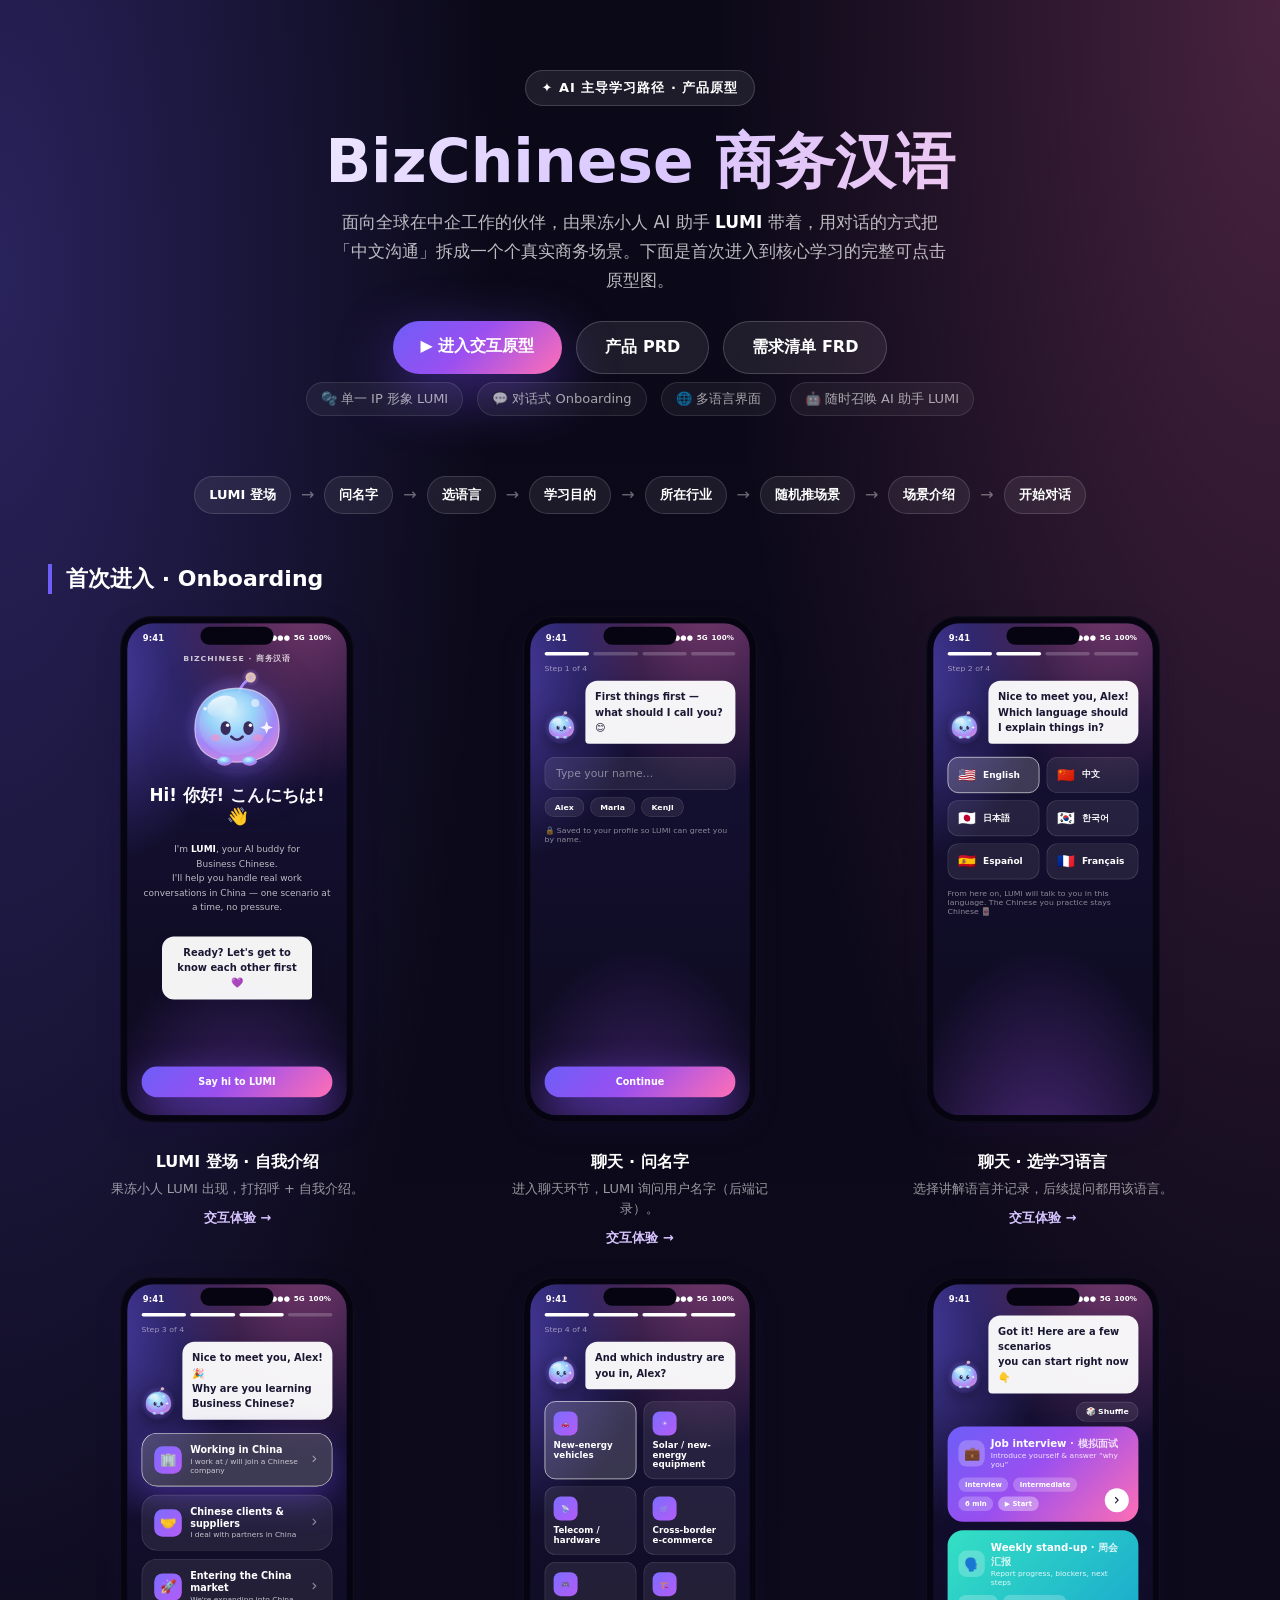
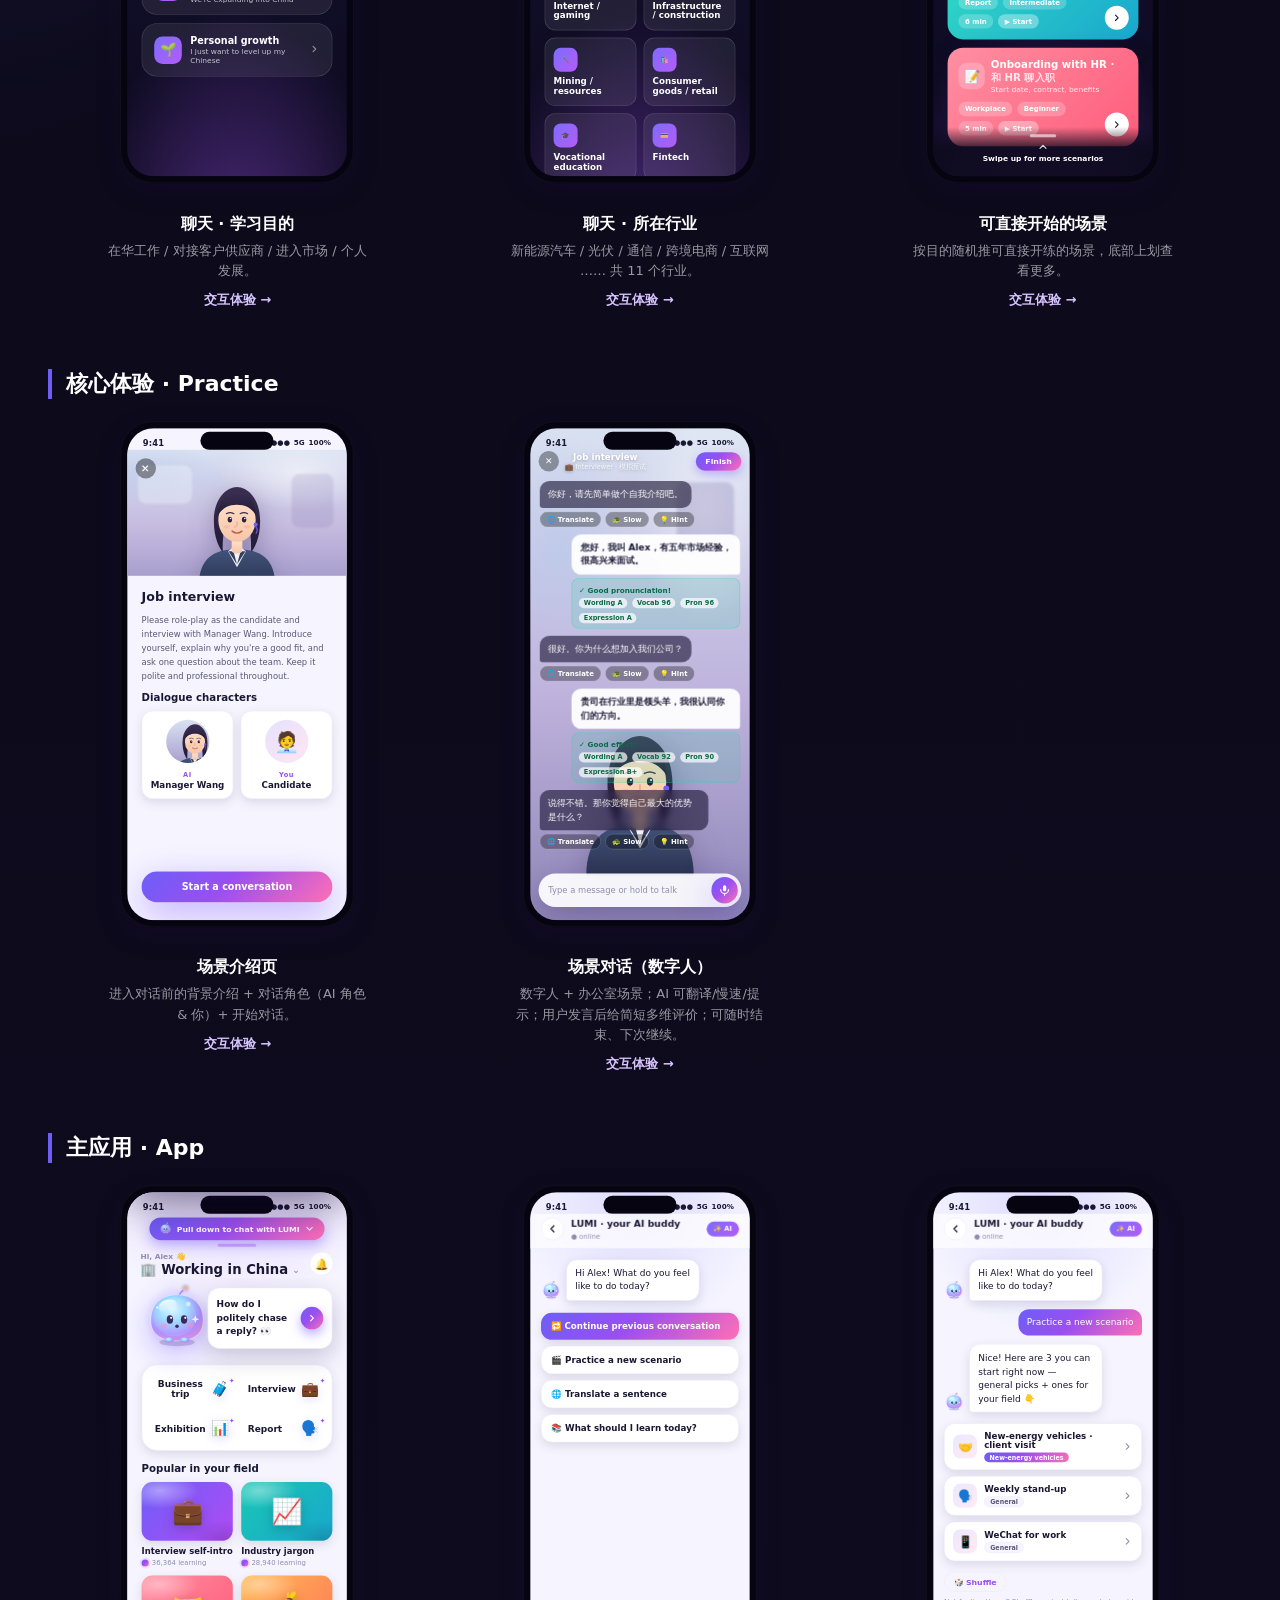
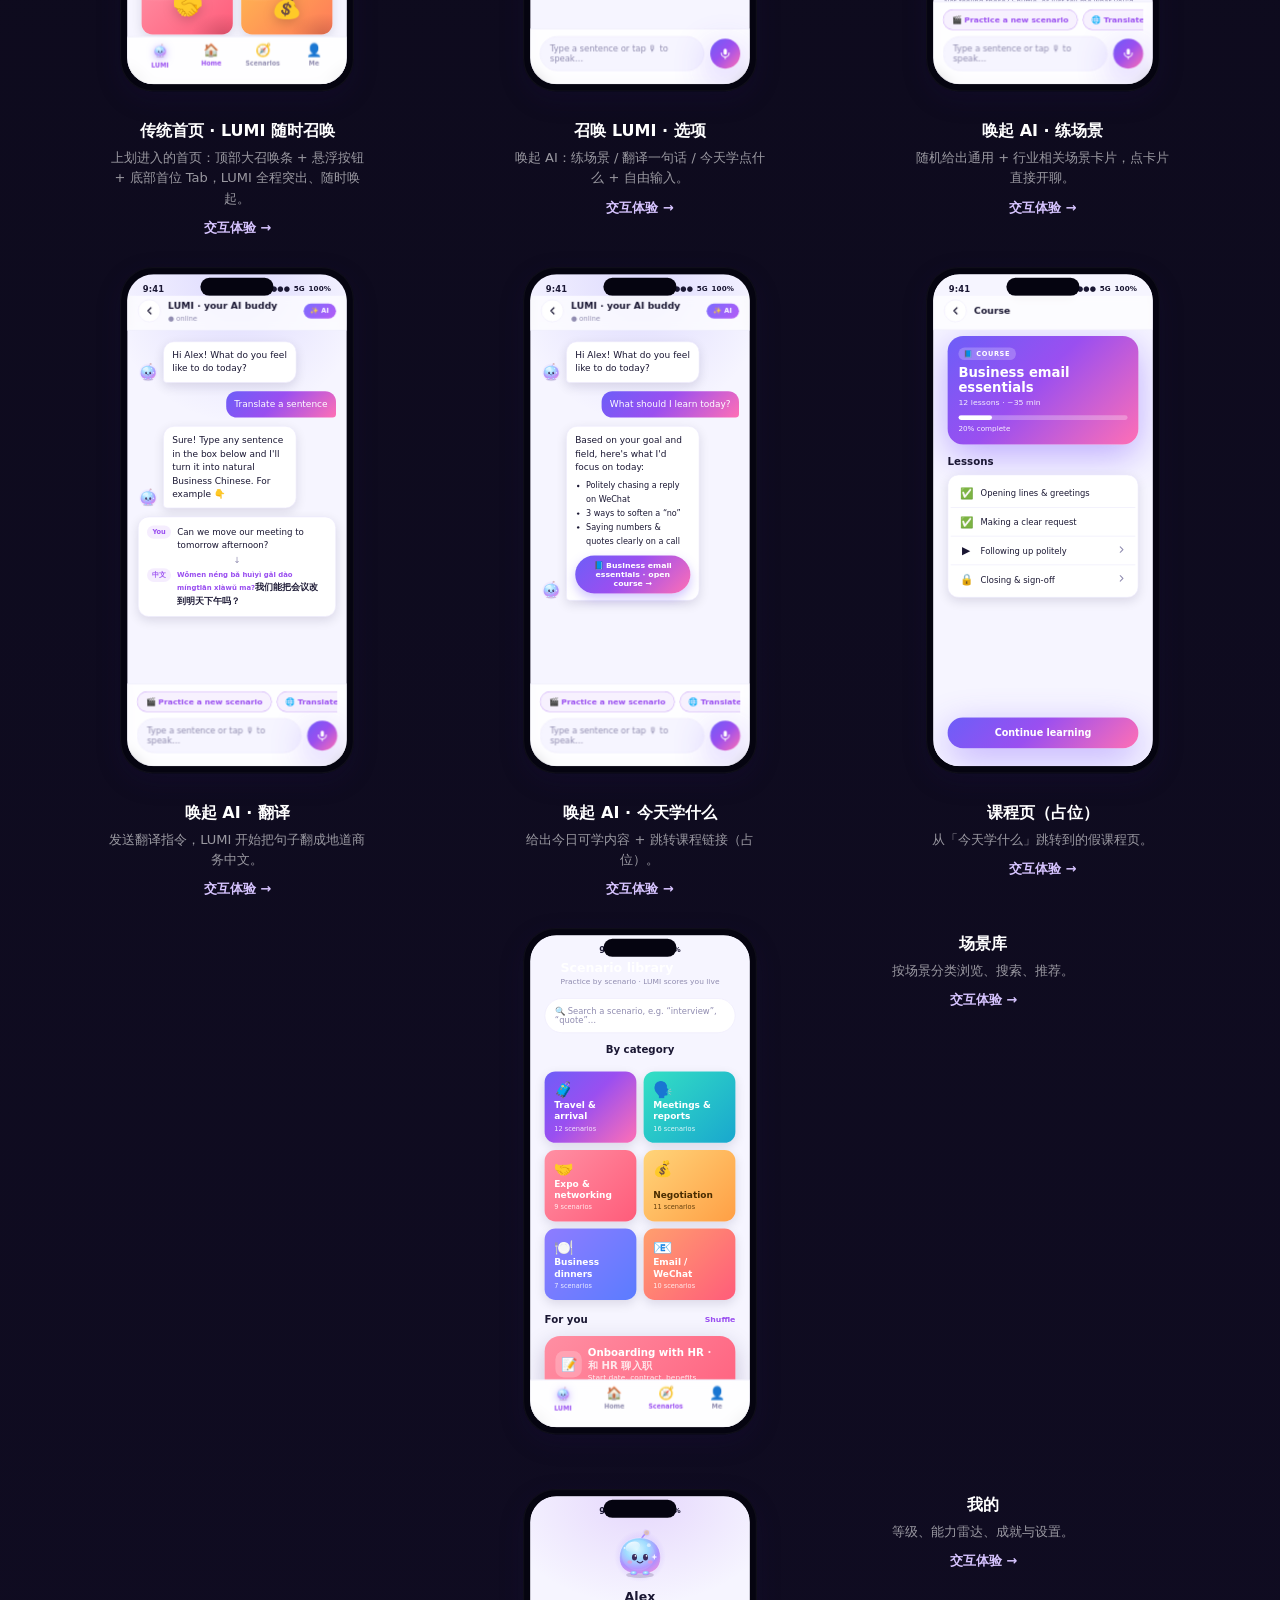
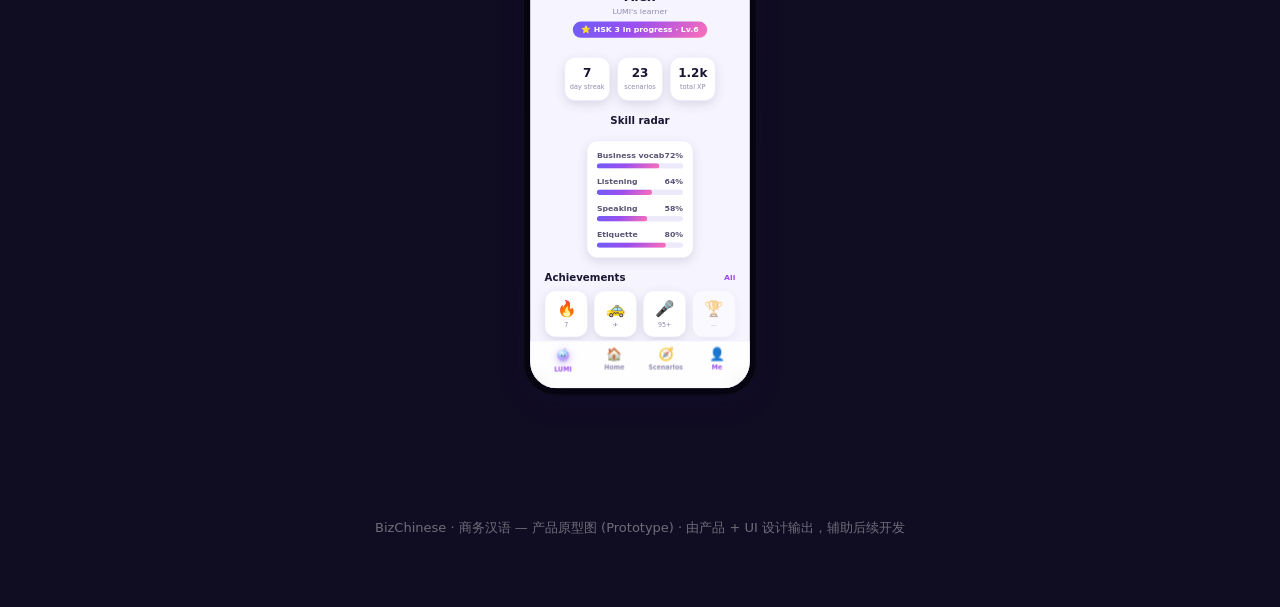
<file: index.html>
<!DOCTYPE html>
<html lang="zh-CN">
<head>
  <meta charset="UTF-8" />
  <meta name="viewport" content="width=device-width, initial-scale=1.0" />
  <title>BizChinese · 商务汉语 App 原型图</title>
  <meta name="description" content="BizChinese 商务汉语 App —— AI 主导学习路径的完整产品原型图。" />
  <link rel="stylesheet" href="assets/css/tokens.css" />
  <link rel="stylesheet" href="assets/css/app.css" />
  <link rel="stylesheet" href="assets/css/gallery.css" />
</head>
<body class="page">
  <div class="container">
    <header class="hero">
      <span class="hero__badge">✦ AI 主导学习路径 · 产品原型</span>
      <h1>BizChinese 商务汉语</h1>
      <p>面向全球在中企工作的伙伴，由果冻小人 AI 助手 <b style="color:#fff">LUMI</b> 带着，用对话的方式把「中文沟通」拆成一个个真实商务场景。下面是首次进入到核心学习的完整可点击原型图。</p>
      <div class="hero__cta">
        <a class="cta-btn" href="prototype.html#welcome">▶ 进入交互原型</a>
        <a class="cta-btn cta-btn--ghost" href="docs/PRD.md">产品 PRD</a>
        <a class="cta-btn cta-btn--ghost" href="docs/FRD.md">需求清单 FRD</a>
      </div>
      <div class="meta-strip">
        <span>🫧 单一 IP 形象 LUMI</span>
        <span>💬 对话式 Onboarding</span>
        <span>🌐 多语言界面</span>
        <span>🤖 随时召唤 AI 助手 LUMI</span>
      </div>
    </header>

    <div class="flowmap" id="flow">
      <b>LUMI 登场</b><i>→</i>
      <b>问名字</b><i>→</i>
      <b>选语言</b><i>→</i>
      <b>学习目的</b><i>→</i>
      <b>所在行业</b><i>→</i>
      <b>随机推场景</b><i>→</i>
      <b>场景介绍</b><i>→</i>
      <b>开始对话</b>
    </div>

    <main id="gallery"></main>

    <footer class="page-foot">
      BizChinese · 商务汉语 — 产品原型图 (Prototype) · 由产品 + UI 设计输出，辅助后续开发
    </footer>
  </div>

  <script src="assets/js/avatars.js"></script>
  <script src="assets/js/i18n.js"></script>
  <script src="assets/js/screens.js"></script>
  <script src="assets/js/gallery.js"></script>
</body>
</html>
</file>
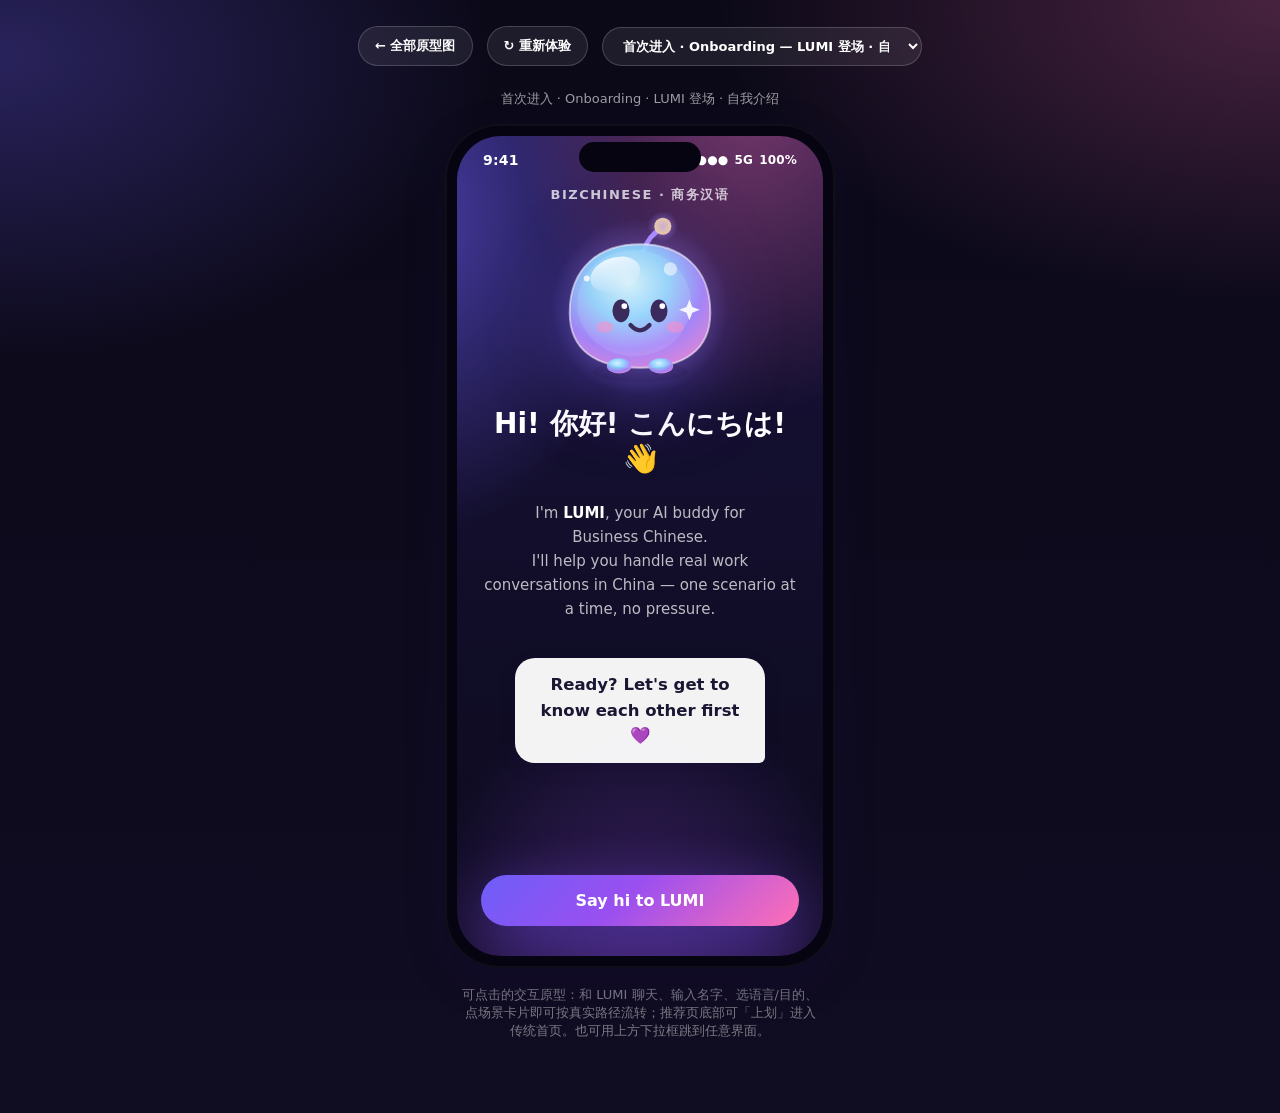
<file: prototype.html>
<!DOCTYPE html>
<html lang="zh-CN">
<head>
  <meta charset="UTF-8" />
  <meta name="viewport" content="width=device-width, initial-scale=1.0" />
  <title>BizChinese · 交互原型</title>
  <link rel="stylesheet" href="assets/css/tokens.css" />
  <link rel="stylesheet" href="assets/css/app.css" />
  <link rel="stylesheet" href="assets/css/gallery.css" />
</head>
<body class="page">
  <div class="proto">
    <div class="proto__bar">
      <a href="index.html">← 全部原型图</a>
      <button id="restart">↻ 重新体验</button>
      <select id="jump" aria-label="跳转到任意界面"></select>
    </div>
    <div class="proto__crumb" id="crumb"></div>

    <div class="phone">
      <div class="phone__notch"></div>
      <div class="phone__screen" id="screen"></div>
    </div>

    <p class="proto__hint">可点击的交互原型：和 LUMI 聊天、输入名字、选语言/目的、点场景卡片即可按真实路径流转；推荐页底部可「上划」进入传统首页。也可用上方下拉框跳到任意界面。</p>
  </div>

  <script src="assets/js/avatars.js"></script>
  <script src="assets/js/i18n.js"></script>
  <script src="assets/js/screens.js"></script>
  <script src="assets/js/flow.js"></script>
</body>
</html>
</file>
<file: assets/css/tokens.css>
/* ============================================================
   BizChinese · 商务汉语 — Design Tokens
   A "fancy AI" design language: deep gradients, glassmorphism,
   warm Chinese gold accents + modern indigo/violet AI hues.
   ============================================================ */

:root {
  /* ---- Brand gradient (AI / immersive) ---- */
  --grad-ai: linear-gradient(135deg, #6D5EF8 0%, #9A4FF0 45%, #FF6FB5 100%);
  --grad-ai-soft: linear-gradient(135deg, #7C6CFF 0%, #B45CF6 100%);
  --grad-gold: linear-gradient(135deg, #FFD479 0%, #FF9F45 100%);
  --grad-teal: linear-gradient(135deg, #34E0C4 0%, #19A7CE 100%);
  --grad-coral: linear-gradient(135deg, #FF8FA3 0%, #FF5C7A 100%);

  /* ---- Core palette ---- */
  --indigo: #6D5EF8;
  --violet: #9A4FF0;
  --pink: #FF6FB5;
  --gold: #FFB951;
  --teal: #19C7B3;
  --coral: #FF5C7A;

  /* ---- Surfaces (dark immersive) ---- */
  --bg-deep: #0C0A1C;
  --bg-deep-2: #15112E;
  --glass: rgba(255, 255, 255, 0.08);
  --glass-strong: rgba(255, 255, 255, 0.14);
  --glass-border: rgba(255, 255, 255, 0.16);

  /* ---- Surfaces (light content) ---- */
  --paper: #F6F5FF;
  --paper-2: #FFFFFF;
  --ink: #1A1733;
  --ink-2: #5A5675;
  --ink-3: #908CB0;
  --line: #ECE9FB;

  /* ---- Text on dark ---- */
  --on-dark: #FFFFFF;
  --on-dark-2: rgba(255, 255, 255, 0.72);
  --on-dark-3: rgba(255, 255, 255, 0.5);

  /* ---- Status ---- */
  --success: #2ED59A;
  --warning: #FFB020;

  /* ---- Shape ---- */
  --r-sm: 12px;
  --r-md: 18px;
  --r-lg: 26px;
  --r-xl: 34px;
  --r-pill: 999px;

  /* ---- Shadow ---- */
  --shadow-sm: 0 6px 18px rgba(20, 12, 50, 0.12);
  --shadow-md: 0 14px 40px rgba(28, 14, 70, 0.22);
  --shadow-glow: 0 18px 60px rgba(120, 80, 255, 0.45);

  /* ---- Type ---- */
  --font: "PingFang SC", "Hiragino Sans GB", "Microsoft YaHei",
    -apple-system, BlinkMacSystemFont, "Segoe UI", Roboto, system-ui, sans-serif;
}

* {
  box-sizing: border-box;
  -webkit-tap-highlight-color: transparent;
}

html,
body {
  margin: 0;
  padding: 0;
  font-family: var(--font);
  -webkit-font-smoothing: antialiased;
  text-rendering: optimizeLegibility;
}
</file>
<file: assets/css/app.css>
/* ============================================================
   BizChinese — Phone frame + screen UI components
   ============================================================ */

/* ---------- Phone device frame ---------- */
.phone {
  position: relative;
  width: 390px;
  height: 844px;
  border-radius: 54px;
  background: #050410;
  padding: 12px;
  box-shadow: var(--shadow-md), 0 0 0 2px rgba(255, 255, 255, 0.04) inset;
  flex: none;
}

.phone__notch {
  position: absolute;
  top: 18px;
  left: 50%;
  transform: translateX(-50%);
  width: 122px;
  height: 30px;
  background: #050410;
  border-radius: var(--r-pill);
  z-index: 60;
}

.phone__screen {
  position: relative;
  width: 100%;
  height: 100%;
  border-radius: 44px;
  overflow: hidden;
  background: var(--bg-deep);
}

/* ---------- Generic screen ---------- */
.screen {
  position: absolute;
  inset: 0;
  display: flex;
  flex-direction: column;
  color: var(--on-dark);
  overflow: hidden;
}

.screen--light {
  color: var(--ink);
  background: var(--paper);
}

.screen__bg {
  position: absolute;
  inset: 0;
  background: var(--bg-deep);
  z-index: 0;
}

.screen__bg--ai {
  background:
    radial-gradient(120% 80% at 80% -10%, rgba(255, 111, 181, 0.45) 0%, transparent 55%),
    radial-gradient(110% 70% at -10% 10%, rgba(109, 94, 248, 0.55) 0%, transparent 55%),
    radial-gradient(120% 90% at 50% 120%, rgba(154, 79, 240, 0.5) 0%, transparent 60%),
    linear-gradient(180deg, #18123a 0%, #0c0a1c 100%);
}

.blob {
  position: absolute;
  border-radius: 50%;
  filter: blur(46px);
  opacity: 0.55;
  z-index: 0;
}

/* ---------- Status bar ---------- */
.statusbar {
  position: relative;
  z-index: 30;
  display: flex;
  align-items: center;
  justify-content: space-between;
  padding: 16px 26px 4px;
  font-size: 14px;
  font-weight: 600;
  letter-spacing: 0.2px;
}
.statusbar .sb-icons {
  display: flex;
  gap: 6px;
  align-items: center;
  font-size: 12px;
}

/* ---------- Content scroller ---------- */
.screen__body {
  position: relative;
  z-index: 20;
  flex: 1;
  overflow-y: auto;
  padding: 8px 24px 28px;
}
.screen__body::-webkit-scrollbar {
  width: 0;
}

/* ---------- Typography helpers ---------- */
.eyebrow {
  font-size: 13px;
  font-weight: 700;
  letter-spacing: 1.5px;
  text-transform: uppercase;
  opacity: 0.75;
}
.h1 {
  font-size: 28px;
  line-height: 1.25;
  font-weight: 800;
  margin: 10px 0;
}
.h2 {
  font-size: 21px;
  font-weight: 800;
  margin: 4px 0;
}
.sub {
  font-size: 15px;
  line-height: 1.6;
  color: var(--on-dark-2);
}
.screen--light .sub {
  color: var(--ink-2);
}
.muted {
  color: var(--on-dark-3);
  font-size: 13px;
}
.screen--light .muted {
  color: var(--ink-3);
}

/* ---------- Buttons ---------- */
.btn {
  appearance: none;
  border: none;
  cursor: pointer;
  font-family: inherit;
  font-weight: 700;
  font-size: 16px;
  border-radius: var(--r-pill);
  padding: 16px 22px;
  width: 100%;
  color: #fff;
  background: var(--grad-ai);
  box-shadow: var(--shadow-glow);
  transition: transform 0.15s ease, filter 0.15s ease;
}
.btn:active {
  transform: scale(0.975);
  filter: brightness(1.05);
}
.btn--ghost {
  background: var(--glass);
  border: 1px solid var(--glass-border);
  box-shadow: none;
  color: #fff;
}
.btn--gold {
  background: var(--grad-gold);
  color: #4a2c00;
  box-shadow: 0 14px 40px rgba(255, 159, 69, 0.4);
}
.btn:disabled {
  opacity: 0.4;
  filter: grayscale(0.4);
  cursor: not-allowed;
}

/* ---------- Glass card ---------- */
.glass {
  background: var(--glass);
  border: 1px solid var(--glass-border);
  border-radius: var(--r-lg);
  backdrop-filter: blur(14px);
  -webkit-backdrop-filter: blur(14px);
}

/* ---------- Option bubbles (onboarding) ---------- */
.bubbles {
  display: flex;
  flex-direction: column;
  gap: 14px;
  margin-top: 22px;
}
.bubble {
  display: flex;
  align-items: center;
  gap: 14px;
  padding: 18px 20px;
  border-radius: var(--r-lg);
  background: var(--glass);
  border: 1px solid var(--glass-border);
  cursor: pointer;
  transition: transform 0.18s ease, background 0.18s ease, border 0.18s ease;
  text-align: left;
  color: #fff;
  font-family: inherit;
  width: 100%;
}
.bubble:hover {
  transform: translateY(-2px);
  background: var(--glass-strong);
}
.bubble.is-selected {
  border-color: rgba(255, 255, 255, 0.9);
  background: rgba(255, 255, 255, 0.18);
  box-shadow: var(--shadow-glow);
}
.bubble__icon {
  width: 46px;
  height: 46px;
  border-radius: 14px;
  display: grid;
  place-items: center;
  font-size: 22px;
  background: var(--grad-ai-soft);
  flex: none;
}
.bubble__txt {
  display: flex;
  flex-direction: column;
  gap: 2px;
}
.bubble__txt b {
  font-size: 16px;
  font-weight: 700;
}
.bubble__txt span {
  font-size: 12.5px;
  color: var(--on-dark-2);
}
.bubble__chev {
  margin-left: auto;
  opacity: 0.5;
}

/* ---------- LUMI hero (welcome) ---------- */
.lumi-hero {
  width: 190px;
  height: 190px;
  margin: 8px auto 2px;
  animation: lumiFloat 3.4s ease-in-out infinite;
  filter: drop-shadow(0 18px 36px rgba(120, 90, 255, 0.5));
}
.lumi-hero svg { width: 100%; height: 100%; }
@keyframes lumiFloat {
  0%, 100% { transform: translateY(0) rotate(-1deg); }
  50% { transform: translateY(-12px) rotate(1deg); }
}

/* ---------- name input ---------- */
.name-field { margin-top: 22px; }
.name-input {
  width: 100%;
  font-family: inherit;
  font-size: 18px;
  font-weight: 600;
  color: #fff;
  background: var(--glass);
  border: 1.5px solid var(--glass-border);
  border-radius: var(--r-md);
  padding: 16px 18px;
  outline: none;
}
.name-input::placeholder { color: rgba(255, 255, 255, 0.45); font-weight: 500; }
.name-input:focus { border-color: rgba(255, 255, 255, 0.7); background: var(--glass-strong); }
.chip-row { display: flex; gap: 10px; margin-top: 12px; flex-wrap: wrap; }
.namechip {
  font-family: inherit;
  font-size: 13px;
  font-weight: 600;
  color: #fff;
  background: var(--glass);
  border: 1px solid var(--glass-border);
  border-radius: var(--r-pill);
  padding: 8px 16px;
  cursor: pointer;
}
.namechip:hover { background: var(--glass-strong); }

/* ---------- language grid ---------- */
.lang-grid {
  display: grid;
  grid-template-columns: 1fr 1fr;
  gap: 12px;
  margin-top: 22px;
}
.lang-card {
  display: flex;
  align-items: center;
  gap: 12px;
  font-family: inherit;
  color: #fff;
  background: var(--glass);
  border: 1.5px solid var(--glass-border);
  border-radius: var(--r-md);
  padding: 15px 16px;
  cursor: pointer;
  transition: transform 0.16s ease, background 0.16s ease, border 0.16s ease;
}
.lang-card:hover { transform: translateY(-2px); background: var(--glass-strong); }
.lang-card.is-selected { border-color: #fff; background: rgba(255, 255, 255, 0.18); }
.lang-card b { font-size: 15px; }
.lang-flag { font-size: 24px; }

/* ---------- pill button (shuffle) ---------- */
.pill-btn {
  font-family: inherit;
  font-size: 13px;
  font-weight: 700;
  color: #fff;
  background: var(--glass);
  border: 1px solid var(--glass-border);
  border-radius: var(--r-pill);
  padding: 8px 15px;
  cursor: pointer;
}
.pill-btn:hover { background: var(--glass-strong); }
.chip--go { background: rgba(255, 255, 255, 0.35) !important; font-weight: 700; }
.scn-card--gold .chip--go { background: rgba(74, 44, 0, 0.22) !important; }

/* ---------- swipe-up handle -> home ---------- */
.swipe-up {
  position: absolute;
  left: 0; right: 0; bottom: 0;
  z-index: 40;
  display: flex;
  flex-direction: column;
  align-items: center;
  gap: 2px;
  padding: 12px 0 22px;
  border: none;
  cursor: pointer;
  font-family: inherit;
  font-size: 12.5px;
  font-weight: 700;
  color: #fff;
  background: linear-gradient(180deg, rgba(12, 10, 28, 0) 0%, rgba(12, 10, 28, 0.85) 45%);
  animation: swipeHint 1.8s ease-in-out infinite;
}
.swipe-up__bar {
  width: 44px; height: 5px; border-radius: var(--r-pill);
  background: rgba(255, 255, 255, 0.6); margin-bottom: 4px;
}
.swipe-up svg { opacity: 0.85; }
@keyframes swipeHint {
  0%, 100% { transform: translateY(0); }
  50% { transform: translateY(-5px); }
}

/* ---------- LUMI summon bar (home top) ---------- */
.summon {
  width: 100%;
  display: flex;
  align-items: center;
  gap: 12px;
  text-align: left;
  font-family: inherit;
  cursor: pointer;
  margin-top: 12px;
  padding: 10px 14px 10px 10px;
  border-radius: var(--r-lg);
  border: 1px solid rgba(154, 79, 240, 0.25);
  background: linear-gradient(135deg, rgba(109, 94, 248, 0.12), rgba(255, 111, 181, 0.12));
  box-shadow: var(--shadow-sm);
  transition: transform 0.16s ease;
}
.summon:hover { transform: translateY(-2px); }
.summon__avatar {
  width: 52px; height: 52px; flex: none;
  filter: drop-shadow(0 6px 14px rgba(120, 90, 255, 0.45));
}
.summon__avatar svg { width: 100%; height: 100%; }
.summon__bubble {
  position: relative;
  background: #fff;
  border: 1px solid var(--line);
  border-radius: 16px 16px 16px 4px;
  padding: 10px 13px;
  font-size: 13px;
  font-weight: 600;
  color: var(--ink);
  line-height: 1.45;
  box-shadow: var(--shadow-sm);
}

/* ============================================================
   HOME (reference-style) — AI made prominent
   ============================================================ */
.home-head {
  position: relative;
  z-index: 20;
  display: flex;
  align-items: flex-start;
  gap: 12px;
  padding: 6px 22px 2px;
}
.home-head__hi { font-size: 12.5px; color: var(--ink-3); font-weight: 600; }
.home-head__focus {
  font-size: 22px;
  font-weight: 800;
  color: var(--ink);
  display: flex;
  align-items: center;
  gap: 7px;
  margin-top: 2px;
}
.home-head__focus .caret { font-size: 15px; color: var(--ink-3); }
.home-head__bell {
  margin-left: auto;
  width: 40px; height: 40px;
  border-radius: 50%;
  background: var(--paper-2);
  border: 1px solid var(--line);
  display: grid; place-items: center;
  font-size: 18px;
}

/* prominent summon hero */
.summon-hero {
  position: relative;
  z-index: 20;
  display: flex;
  align-items: center;
  width: 100%;
  border: none;
  background: transparent;
  cursor: pointer;
  padding: 6px 0 4px;
  font-family: inherit;
  text-align: left;
}
.summon-hero__char {
  width: 118px; height: 118px; flex: none;
  margin-right: -8px;
  filter: drop-shadow(0 14px 26px rgba(120, 90, 255, 0.45));
  animation: lumiFloat 3.4s ease-in-out infinite;
}
.summon-hero__char svg { width: 100%; height: 100%; }
.summon-hero__bubble {
  position: relative;
  flex: 1;
  display: flex;
  align-items: center;
  gap: 10px;
  background: #fff;
  border: 1px solid var(--line);
  border-radius: 20px;
  padding: 16px 14px;
  box-shadow: var(--shadow-md);
}
.summon-hero__bubble::before {
  content: "";
  position: absolute;
  left: -8px; top: 50%;
  transform: translateY(-50%);
  border: 9px solid transparent;
  border-right-color: #fff;
}
.summon-hero__q {
  font-size: 15px;
  font-weight: 700;
  color: var(--ink);
  line-height: 1.5;
}
.go-round {
  margin-left: auto;
  width: 38px; height: 38px; flex: none;
  border-radius: 50%;
  background: var(--grad-ai);
  color: #fff;
  display: grid; place-items: center;
  box-shadow: 0 8px 18px rgba(120, 90, 255, 0.5);
}

/* quick-start tiles */
.quick-card {
  margin-top: 14px;
  background: #fff;
  border: 1px solid var(--line);
  border-radius: var(--r-lg);
  box-shadow: var(--shadow-sm);
  padding: 6px;
  display: grid;
  grid-template-columns: 1fr 1fr;
  gap: 2px;
}
.quick-tile {
  display: flex;
  align-items: center;
  justify-content: space-between;
  gap: 8px;
  padding: 16px 15px;
  border-radius: var(--r-md);
  border: none;
  background: transparent;
  cursor: pointer;
  font-family: inherit;
  transition: background 0.14s ease;
}
.quick-tile:hover { background: var(--paper); }
.quick-tile b { font-size: 15px; color: var(--ink); }
.quick-tile__ic {
  position: relative;
  font-size: 24px;
  filter: drop-shadow(0 4px 8px rgba(120, 90, 255, 0.2));
}
.quick-tile__spark {
  position: absolute;
  top: -6px; right: -10px;
  font-size: 11px;
  color: var(--violet);
}

/* popular grid (image-style thumbnails) */
.pop-grid {
  display: grid;
  grid-template-columns: 1fr 1fr;
  gap: 14px;
}
.pop-card { cursor: pointer; }
.pop-thumb {
  height: 98px;
  border-radius: var(--r-md);
  display: grid;
  place-items: center;
  position: relative;
  overflow: hidden;
  box-shadow: var(--shadow-sm);
}
.pop-thumb span { font-size: 42px; filter: drop-shadow(0 6px 10px rgba(0, 0, 0, 0.18)); }
.pop-thumb::after {
  content: "";
  position: absolute;
  inset: 0;
  background:
    radial-gradient(70% 50% at 20% 15%, rgba(255, 255, 255, 0.4), transparent 60%),
    radial-gradient(60% 60% at 90% 100%, rgba(0, 0, 0, 0.15), transparent 60%);
}
.pop-thumb--g1 { background: linear-gradient(135deg, #6D5EF8, #B14BF4); }
.pop-thumb--g2 { background: linear-gradient(135deg, #19C7B3, #19A7CE); }
.pop-thumb--g3 { background: linear-gradient(135deg, #FF8FA3, #FF5C7A); }
.pop-thumb--g4 { background: linear-gradient(135deg, #FFB951, #FF7A59); }
.pop-thumb--g5 { background: linear-gradient(135deg, #8E7CFF, #5B7CFF); }
.pop-thumb--g6 { background: linear-gradient(135deg, #34E0C4, #2E9BD5); }
.pop-card b {
  display: block;
  margin-top: 9px;
  font-size: 14px;
  color: var(--ink);
}
.pop-card .learners {
  display: flex;
  align-items: center;
  gap: 5px;
  margin-top: 5px;
  font-size: 11.5px;
  color: var(--ink-3);
}
.learn-dot {
  width: 12px; height: 12px;
  border-radius: 50%;
  background: var(--grad-ai);
  box-shadow: 0 0 0 3px rgba(154, 79, 240, 0.15);
}

/* pull-down handle (top of home) -> drag down to reveal LUMI chat */
.pull-down {
  position: relative;
  z-index: 22;
  width: 100%;
  border: none;
  background: transparent;
  cursor: grab;
  touch-action: none;
  user-select: none;
  font-family: inherit;
  display: flex;
  flex-direction: column;
  align-items: center;
  gap: 6px;
  padding: 6px 0 2px;
  animation: pullHint 1.9s ease-in-out infinite;
}
.pull-down:active { cursor: grabbing; }

/* the chat sheet that slides down from the top */
.pull-sheet {
  z-index: 70;
  transform: translateY(-100%);
  border-radius: 0 0 30px 30px;
  box-shadow: 0 26px 64px rgba(20, 12, 50, 0.45);
  will-change: transform;
}
.pull-sheet.snap { transition: transform 0.42s cubic-bezier(0.22, 1, 0.36, 1); }
.pull-sheet__grip {
  flex: none;
  height: 24px;
  display: flex;
  align-items: center;
  justify-content: center;
  cursor: grab;
  touch-action: none;
}
.pull-sheet__grip::before {
  content: "";
  width: 50px; height: 5px;
  border-radius: var(--r-pill);
  background: rgba(26, 23, 51, 0.18);
}
.pull-sheet__grip:active { cursor: grabbing; }
.pull-dim {
  position: absolute;
  inset: 0;
  z-index: 68;
  background: #07041a;
  opacity: 0;
  pointer-events: none;
}
.pull-dim.snap { transition: opacity 0.42s ease; }
.pull-down__pill {
  display: inline-flex;
  align-items: center;
  gap: 7px;
  font-size: 13px;
  font-weight: 800;
  color: #fff;
  background: var(--grad-ai);
  padding: 8px 16px;
  border-radius: var(--r-pill);
  box-shadow: 0 8px 22px rgba(120, 90, 255, 0.45);
}
.pull-down__face {
  width: 22px; height: 22px;
  display: inline-block;
}
.pull-down__face svg { width: 100%; height: 100%; display: block; }
.pull-down__pill svg:last-child { opacity: 0.9; }
.pull-down__bar {
  width: 64px; height: 5px;
  border-radius: var(--r-pill);
  background: rgba(154, 79, 240, 0.4);
}
@keyframes pullHint {
  0%, 100% { transform: translateY(0); }
  55% { transform: translateY(6px); }
}

/* 4-item tab bar with prominent AI tab */
.tabbar--4 .tabbar__item--ai { color: var(--violet); }
.tabbar__lumi {
  width: 26px; height: 26px;
  display: block;
  margin-bottom: 1px;
  filter: drop-shadow(0 3px 6px rgba(120, 90, 255, 0.5));
}
.tabbar__lumi svg { width: 100%; height: 100%; }

/* ---------- assistant quick prompts ---------- */
.asst-prompts { display: flex; flex-direction: column; gap: 10px; margin-top: 6px; }
.asst-prompt {
  font-family: inherit;
  text-align: left;
  font-size: 14.5px;
  font-weight: 600;
  color: var(--ink);
  background: #fff;
  border: 1px solid var(--line);
  border-radius: var(--r-md);
  padding: 14px 16px;
  cursor: pointer;
  box-shadow: var(--shadow-sm);
  transition: transform 0.14s ease, border 0.14s ease;
}
.asst-prompt:hover { transform: translateY(-2px); border-color: rgba(154, 79, 240, 0.4); }

/* ============================================================
   SCENE INTRO (role-play background page)
   ============================================================ */
.scene-intro { background: var(--paper); }
.scene-intro__banner {
  position: relative;
  height: 210px;
  flex: none;
  overflow: hidden;
  background:
    radial-gradient(60% 50% at 78% 18%, rgba(255,255,255,.55), transparent 60%),
    radial-gradient(55% 45% at 12% 22%, rgba(180,200,235,.55), transparent 60%),
    linear-gradient(180deg, #d9e2f2 0%, #c6bce0 60%, #a99fce 100%);
}
.scene-intro__scene::before,
.scene-intro__scene::after {
  content: "";
  position: absolute;
  border-radius: 14px;
  filter: blur(2px);
  opacity: 0.5;
}
.scene-intro__scene::before { left: 18px; top: 26px; width: 90px; height: 64px; background: rgba(255,255,255,.6); }
.scene-intro__scene::after { right: 22px; top: 40px; width: 70px; height: 90px; background: rgba(120,110,170,.35); }
.scene-intro__dh {
  position: absolute;
  left: 50%; bottom: -18px;
  transform: translateX(-50%);
  width: 178px;
  filter: drop-shadow(0 12px 22px rgba(40,30,80,.3));
}
.scene-intro__dh svg { width: 100%; display: block; }
.scene-intro__close {
  position: absolute;
  left: 14px; top: 14px;
  width: 34px; height: 34px;
  border-radius: 50%;
  border: none;
  background: rgba(0,0,0,.4);
  color: #fff;
  font-size: 15px;
  cursor: pointer;
  z-index: 3;
}
.scene-intro__title { font-size: 21px; font-weight: 800; color: var(--ink); margin: 14px 0 8px; line-height: 1.3; }
.scene-intro__desc { font-size: 14px; line-height: 1.65; color: var(--ink-2); }
.char-cards { display: grid; grid-template-columns: 1fr 1fr; gap: 12px; margin-top: 10px; }
.char-card {
  background: var(--paper-2);
  border: 1px solid var(--line);
  border-radius: var(--r-md);
  padding: 14px;
  text-align: center;
  box-shadow: var(--shadow-sm);
}
.char-card__ava {
  width: 72px; height: 72px;
  margin: 0 auto 8px;
  border-radius: 50%;
  overflow: hidden;
  display: grid; place-items: center;
  font-size: 34px;
}
.char-card__ava--ai { background: linear-gradient(180deg,#d9e2f2,#a99fce); }
.char-card__ava--ai svg { width: 96px; margin-top: 14px; }
.char-card__ava--you { background: linear-gradient(135deg, rgba(109,94,248,.18), rgba(255,111,181,.18)); }
.char-card__role { font-size: 11px; font-weight: 700; color: var(--violet); letter-spacing: 1px; }
.char-card b { display: block; margin-top: 2px; font-size: 14.5px; color: var(--ink); }

/* ============================================================
   SCENE CHAT (digital human + office scene)
   ============================================================ */
.scene-chat { color: #fff; overflow: hidden; }
.scene-chat__bg {
  position: absolute; inset: 0; z-index: 0;
  background:
    radial-gradient(55% 40% at 80% 16%, rgba(255,255,255,.5), transparent 60%),
    radial-gradient(50% 38% at 14% 24%, rgba(180,200,235,.55), transparent 60%),
    linear-gradient(180deg, #d8e1f1 0%, #beb2dc 55%, #8f86b8 100%);
}
.scene-chat__bg::before {
  content: ""; position: absolute; right: 26px; top: 90px;
  width: 96px; height: 120px; border-radius: 14px;
  background: rgba(120,110,170,.28); filter: blur(3px);
}
.scene-chat__human {
  position: absolute; left: 50%; bottom: 74px; z-index: 1;
  transform: translateX(-50%);
  width: 250px;
  filter: drop-shadow(0 16px 30px rgba(40,30,80,.35));
}
.scene-chat__human svg { width: 100%; display: block; }
.scene-chat__nav {
  position: relative; z-index: 20;
  display: flex; align-items: center; gap: 10px;
  padding: 2px 14px 10px;
}
.dh-close, .dh-finish {
  border: none; cursor: pointer; font-family: inherit;
}
.dh-close {
  width: 34px; height: 34px; border-radius: 50%;
  background: rgba(0,0,0,.35); color: #fff; font-size: 15px;
}
.dh-finish {
  margin-left: auto;
  background: var(--grad-ai); color: #fff;
  font-size: 13px; font-weight: 700;
  padding: 8px 16px; border-radius: var(--r-pill);
  box-shadow: 0 6px 16px rgba(120,90,255,.4);
}
.scene-chat__title { text-align: center; line-height: 1.25; text-shadow: 0 1px 6px rgba(0,0,0,.25); }
.scene-chat__title b { font-size: 14.5px; color: #fff; }
.scene-chat__title span { display: block; font-size: 11px; color: rgba(255,255,255,.85); }
.scene-chat__msgs {
  position: relative; z-index: 15;
  flex: 1; overflow-y: auto;
  padding: 6px 16px 8px;
  display: flex; flex-direction: column; gap: 12px;
}
.scene-chat__msgs::-webkit-scrollbar { width: 0; }
.dh-msg { max-width: 84%; display: flex; flex-direction: column; gap: 6px; }
.dh-msg--ai { align-self: flex-start; align-items: flex-start; }
.dh-msg--me { align-self: flex-end; align-items: flex-end; }
.dh-bubble {
  background: rgba(28, 22, 52, 0.62);
  -webkit-backdrop-filter: blur(6px); backdrop-filter: blur(6px);
  color: #fff;
  font-size: 15px; line-height: 1.5;
  padding: 11px 14px;
  border-radius: 16px 16px 16px 5px;
}
.dh-bubble--me {
  background: rgba(255, 255, 255, 0.94);
  color: var(--ink);
  border-radius: 16px 16px 5px 16px;
  font-weight: 600;
}
.dh-cn { display: block; }
.dh-trans { margin-top: 7px; padding-top: 7px; border-top: 1px solid rgba(255,255,255,.25); font-size: 12.5px; color: rgba(255,255,255,.9); }
.dh-trans .pinyin { display: block; color: #cbb8ff; margin-bottom: 2px; }
.dh-actions { display: flex; gap: 7px; }
.dh-actions button {
  font-family: inherit; font-size: 11.5px; font-weight: 600;
  color: #fff;
  background: rgba(0,0,0,.32);
  border: 1px solid rgba(255,255,255,.22);
  border-radius: var(--r-pill);
  padding: 5px 11px; cursor: pointer;
}
.dh-actions button:active { background: rgba(0,0,0,.5); }
.dh-eval {
  background: rgba(46, 213, 154, 0.16);
  border: 1px solid rgba(46, 213, 154, 0.5);
  border-radius: 12px;
  padding: 8px 11px;
  max-width: 100%;
}
.dh-eval__tag { font-size: 12px; font-weight: 800; color: #0b6b47; }
.dh-eval__dims { display: flex; flex-wrap: wrap; gap: 8px; margin-top: 5px; }
.dh-eval__dims span {
  font-size: 11px; font-weight: 600; color: #0b6b47;
  background: rgba(255,255,255,.7);
  border-radius: var(--r-pill);
  padding: 2px 8px;
}
.scene-chat__foot {
  position: relative; z-index: 20;
  padding: 10px 14px 22px;
}
.dh-inputbar {
  display: flex; align-items: center; gap: 10px;
  background: rgba(255,255,255,.92);
  border-radius: var(--r-pill);
  padding: 6px 6px 6px 16px;
  box-shadow: var(--shadow-md);
}
.dh-inputbar .field { flex: 1; background: transparent; border: none; padding: 8px 0; color: var(--ink-3); font-size: 14px; }
.dh-inputbar .mic { width: 44px; height: 44px; }

/* assistant: continue-conversation option + practice controls */
.asst-prompt--continue {
  background: var(--grad-ai);
  color: #fff;
  border: none;
}
.asst-practice-more { display: flex; align-items: center; gap: 10px; flex-wrap: wrap; margin-top: 4px; }
.pill-btn--light {
  background: var(--paper);
  border: 1px solid var(--line);
  color: var(--violet);
}
.asst-practice-hint { font-size: 12px; color: var(--ink-3); }

/* ---------- assistant: practice scenario cards ---------- */
.asst-scn-list { display: flex; flex-direction: column; gap: 10px; margin-top: 4px; }
.asst-scn {
  display: flex;
  align-items: center;
  gap: 12px;
  width: 100%;
  text-align: left;
  font-family: inherit;
  background: #fff;
  border: 1px solid var(--line);
  border-radius: var(--r-md);
  padding: 12px 14px;
  cursor: pointer;
  box-shadow: var(--shadow-sm);
  color: var(--ink);
  transition: transform 0.14s ease, border 0.14s ease;
}
.asst-scn:hover { transform: translateY(-2px); border-color: rgba(154, 79, 240, 0.4); }
.asst-scn__e {
  width: 40px; height: 40px; flex: none;
  border-radius: 12px;
  display: grid; place-items: center;
  font-size: 20px;
  background: linear-gradient(135deg, rgba(109, 94, 248, 0.14), rgba(255, 111, 181, 0.14));
}
.asst-scn__tx { flex: 1; display: flex; flex-direction: column; gap: 4px; }
.asst-scn__tx b { font-size: 14.5px; }
.asst-scn__badge {
  align-self: flex-start;
  font-size: 10.5px;
  font-weight: 700;
  padding: 2px 9px;
  border-radius: var(--r-pill);
}
.asst-scn__badge--gen { background: var(--paper); color: var(--ink-2); border: 1px solid var(--line); }
.asst-scn__badge--ind { background: var(--grad-ai); color: #fff; }
.asst-scn .chev, .asst-scn > svg { color: var(--ink-3); }

/* ---------- assistant: translate result card ---------- */
.trans-card {
  background: #fff;
  border: 1px solid var(--line);
  border-radius: var(--r-md);
  padding: 14px;
  box-shadow: var(--shadow-sm);
}
.trans-card__row { display: flex; gap: 10px; font-size: 14.5px; color: var(--ink); line-height: 1.5; }
.trans-card__tag {
  flex: none;
  font-size: 11px;
  font-weight: 700;
  color: var(--violet);
  background: rgba(154, 79, 240, 0.1);
  border-radius: var(--r-pill);
  padding: 3px 9px;
  height: fit-content;
}
.trans-card__arrow { text-align: center; color: var(--ink-3); margin: 6px 0; font-size: 14px; }
.trans-card__row--zh { font-weight: 600; }
.trans-card__row--zh .pinyin { color: var(--violet); font-size: 11.5px; margin-bottom: 2px; }

/* ---------- assistant: learn list + course link ---------- */
.learn-list { margin: 8px 0 4px; padding-left: 18px; }
.learn-list li { font-size: 13.5px; line-height: 1.7; }
.course-link {
  display: inline-flex;
  align-items: center;
  margin-top: 10px;
  font-family: inherit;
  font-size: 13px;
  font-weight: 700;
  color: #fff;
  background: var(--grad-ai);
  border: none;
  border-radius: var(--r-pill);
  padding: 9px 14px;
  cursor: pointer;
  box-shadow: 0 8px 18px rgba(120, 90, 255, 0.35);
}
.suggest--asst button { white-space: nowrap; }

/* ---------- course (placeholder) page ---------- */
.course-hero {
  border-radius: var(--r-lg);
  padding: 18px;
  color: #fff;
  background: var(--grad-ai);
  box-shadow: var(--shadow-glow);
}
.course-hero__badge {
  font-size: 11px; font-weight: 800; letter-spacing: 1px;
  background: rgba(255, 255, 255, 0.22);
  padding: 4px 10px; border-radius: var(--r-pill);
}
.course-hero h2 { margin: 12px 0 4px; font-size: 22px; }
.course-hero p { margin: 0 0 14px; font-size: 13px; opacity: 0.9; }
.course-hero__bar {
  height: 8px; border-radius: var(--r-pill);
  background: rgba(255, 255, 255, 0.28); overflow: hidden;
}
.course-hero__bar i { display: block; height: 100%; background: #fff; border-radius: var(--r-pill); }
.course-hero__prog { display: inline-block; margin-top: 8px; font-size: 12px; opacity: 0.9; }

/* ---------- Avatar chat speech ---------- */
.assistant-row {
  display: flex;
  gap: 12px;
  align-items: flex-end;
  margin-top: 6px;
}
.assistant-avatar {
  width: 56px;
  height: 56px;
  flex: none;
  border-radius: 50%;
  overflow: hidden;
  box-shadow: 0 8px 24px rgba(0, 0, 0, 0.3);
}
.assistant-avatar svg {
  width: 100%;
  height: 100%;
  display: block;
}
.speech {
  background: rgba(255, 255, 255, 0.95);
  color: var(--ink);
  padding: 14px 16px;
  border-radius: 20px 20px 20px 6px;
  font-size: 15px;
  line-height: 1.55;
  box-shadow: var(--shadow-sm);
  max-width: 250px;
}
.speech--lg {
  font-size: 16.5px;
  font-weight: 600;
}

/* ---------- Avatar choose cards ---------- */
.choose-grid {
  display: grid;
  grid-template-columns: 1fr 1fr;
  gap: 16px;
  margin-top: 26px;
}
.choose-card {
  position: relative;
  border-radius: var(--r-lg);
  padding: 18px 14px 20px;
  text-align: center;
  background: var(--glass);
  border: 2px solid var(--glass-border);
  cursor: pointer;
  transition: transform 0.2s ease, border 0.2s ease, background 0.2s ease;
}
.choose-card:hover {
  transform: translateY(-4px);
}
.choose-card.is-selected {
  border-color: #fff;
  background: rgba(255, 255, 255, 0.16);
  box-shadow: var(--shadow-glow);
}
.choose-card__avatar {
  width: 104px;
  height: 104px;
  margin: 0 auto 12px;
  border-radius: 50%;
  overflow: hidden;
  box-shadow: 0 10px 30px rgba(0, 0, 0, 0.35);
}
.choose-card__avatar svg {
  width: 100%;
  height: 100%;
}
.choose-card h3 {
  margin: 0;
  font-size: 18px;
}
.choose-card p {
  margin: 4px 0 0;
  font-size: 12px;
  color: var(--on-dark-2);
  line-height: 1.5;
}
.choose-card__tag {
  display: inline-block;
  margin-top: 10px;
  font-size: 11px;
  padding: 4px 10px;
  border-radius: var(--r-pill);
  background: rgba(255, 255, 255, 0.16);
}

/* ---------- Footer action area ---------- */
.screen__footer {
  position: relative;
  z-index: 25;
  padding: 14px 24px 30px;
}

/* ---------- Progress dots ---------- */
.steps {
  display: flex;
  gap: 7px;
  align-items: center;
  margin: 4px 0 2px;
}
.steps i {
  height: 6px;
  flex: 1;
  border-radius: var(--r-pill);
  background: rgba(255, 255, 255, 0.2);
}
.steps i.on {
  background: #fff;
}

/* ---------- AI thinking / preparing ---------- */
.prep {
  flex: 1;
  display: flex;
  flex-direction: column;
  align-items: center;
  justify-content: center;
  text-align: center;
  gap: 18px;
  padding: 30px;
  position: relative;
  z-index: 20;
}
.prep__orb {
  width: 130px;
  height: 130px;
  border-radius: 50%;
  background: var(--grad-ai);
  box-shadow: var(--shadow-glow);
  position: relative;
  display: grid;
  place-items: center;
  animation: pulse 2.2s ease-in-out infinite;
}
.prep__orb::after {
  content: "";
  position: absolute;
  inset: -16px;
  border-radius: 50%;
  border: 2px solid rgba(255, 255, 255, 0.25);
  animation: spin 6s linear infinite;
}
@keyframes pulse {
  0%, 100% { transform: scale(1); }
  50% { transform: scale(1.06); }
}
@keyframes spin {
  to { transform: rotate(360deg); }
}
.prep__list {
  display: flex;
  flex-direction: column;
  gap: 10px;
  width: 100%;
  margin-top: 6px;
}
.prep__item {
  display: flex;
  gap: 10px;
  align-items: center;
  font-size: 14px;
  color: var(--on-dark-2);
  background: var(--glass);
  border: 1px solid var(--glass-border);
  border-radius: var(--r-md);
  padding: 12px 14px;
}
.prep__check {
  width: 22px;
  height: 22px;
  border-radius: 50%;
  background: var(--success);
  color: #06351f;
  display: grid;
  place-items: center;
  font-size: 13px;
  font-weight: 800;
  flex: none;
}

/* ---------- Scenario cards ---------- */
.scn-list {
  display: flex;
  flex-direction: column;
  gap: 14px;
  margin-top: 18px;
}
.scn-card {
  position: relative;
  border-radius: var(--r-lg);
  padding: 18px;
  color: #fff;
  cursor: pointer;
  overflow: hidden;
  transition: transform 0.18s ease;
  box-shadow: var(--shadow-md);
}
.scn-card:hover {
  transform: translateY(-3px);
}
.scn-card__top {
  display: flex;
  align-items: center;
  gap: 10px;
}
.scn-card__emoji {
  width: 44px;
  height: 44px;
  border-radius: 14px;
  background: rgba(255, 255, 255, 0.22);
  display: grid;
  place-items: center;
  font-size: 22px;
  flex: none;
}
.scn-card h3 {
  margin: 0;
  font-size: 17px;
}
.scn-card .scn-card__sub {
  font-size: 12.5px;
  opacity: 0.85;
}
.scn-card__meta {
  display: flex;
  gap: 8px;
  margin-top: 14px;
  flex-wrap: wrap;
  padding-right: 46px;
}
.chip {
  font-size: 11.5px;
  font-weight: 600;
  padding: 5px 11px;
  border-radius: var(--r-pill);
  background: rgba(255, 255, 255, 0.22);
}
.scn-card__cta {
  position: absolute;
  right: 16px;
  bottom: 16px;
  width: 40px;
  height: 40px;
  border-radius: 50%;
  background: #fff;
  color: var(--ink);
  display: grid;
  place-items: center;
  font-size: 18px;
}
.scn-card--violet { background: var(--grad-ai); }
.scn-card--teal { background: var(--grad-teal); }
.scn-card--coral { background: var(--grad-coral); }
.scn-card--gold { background: var(--grad-gold); color: #4a2c00; }
.scn-card--gold .chip { background: rgba(74,44,0,0.18); }
.scn-card--gold .scn-card__cta { background: #4a2c00; color: #fff; }

/* ---------- Industry grid ---------- */
.ind-grid {
  display: grid;
  grid-template-columns: 1fr 1fr;
  gap: 12px;
  margin-top: 20px;
}
.ind-card {
  border-radius: var(--r-md);
  padding: 16px 14px;
  background: var(--glass);
  border: 1px solid var(--glass-border);
  cursor: pointer;
  display: flex;
  flex-direction: column;
  gap: 8px;
  transition: transform 0.16s ease, background 0.16s ease, border 0.16s ease;
  color: #fff;
  text-align: left;
  font-family: inherit;
}
.ind-card:hover { transform: translateY(-3px); }
.ind-card.is-selected {
  border-color: #fff;
  background: rgba(255, 255, 255, 0.16);
}
.ind-card__icon {
  width: 40px;
  height: 40px;
  border-radius: 12px;
  display: grid;
  place-items: center;
  font-size: 20px;
  background: var(--grad-ai-soft);
}
.ind-card b { font-size: 14.5px; }
.ind-card span { font-size: 11.5px; color: var(--on-dark-2); }

/* ============================================================
   CHAT (scenario conversation) screen — light immersive
   ============================================================ */
.chat {
  background:
    radial-gradient(100% 50% at 50% 0%, rgba(109, 94, 248, 0.18), transparent 60%),
    var(--paper);
  color: var(--ink);
}
.chat__nav {
  position: relative;
  z-index: 30;
  display: flex;
  align-items: center;
  gap: 12px;
  padding: 6px 18px 12px;
  border-bottom: 1px solid var(--line);
  background: rgba(255, 255, 255, 0.7);
  backdrop-filter: blur(8px);
}
.chat__nav .iconbtn {
  width: 38px; height: 38px;
  border-radius: 50%;
  background: var(--paper-2);
  border: 1px solid var(--line);
  display: grid; place-items: center;
  cursor: pointer; font-size: 18px; color: var(--ink);
}
.chat__title { line-height: 1.2; }
.chat__title b { font-size: 15.5px; }
.chat__title span { font-size: 11.5px; color: var(--ink-3); }
.chat__role-tag {
  margin-left: auto;
  font-size: 11px;
  font-weight: 700;
  color: #fff;
  background: var(--grad-ai-soft);
  padding: 6px 12px;
  border-radius: var(--r-pill);
}
.chat__body {
  flex: 1;
  overflow-y: auto;
  padding: 18px 18px 8px;
  display: flex;
  flex-direction: column;
  gap: 14px;
}
.chat__body::-webkit-scrollbar { width: 0; }
.msg { max-width: 80%; display: flex; gap: 8px; align-items: flex-end; }
.msg__avatar { width: 34px; height: 34px; border-radius: 50%; overflow: hidden; flex: none; }
.msg__avatar svg { width: 100%; height: 100%; }
.bubble-chat {
  padding: 11px 14px;
  border-radius: 18px;
  font-size: 15px;
  line-height: 1.5;
}
.msg--in { align-self: flex-start; }
.msg--in .bubble-chat {
  background: #fff;
  border: 1px solid var(--line);
  border-bottom-left-radius: 6px;
  box-shadow: var(--shadow-sm);
}
.msg--out { align-self: flex-end; }
.msg--out .bubble-chat {
  background: var(--grad-ai);
  color: #fff;
  border-bottom-right-radius: 6px;
}
.pinyin {
  font-size: 11.5px;
  color: var(--violet);
  font-weight: 600;
  margin-bottom: 3px;
}
.msg--out .pinyin { color: rgba(255,255,255,0.85); }
.trans {
  font-size: 11.5px;
  color: var(--ink-3);
  margin-top: 4px;
}
.msg--out .trans { color: rgba(255,255,255,0.8); }
.msg__score {
  display: inline-flex;
  align-items: center;
  gap: 4px;
  margin-top: 6px;
  font-size: 11px;
  font-weight: 700;
  color: var(--success);
}

/* AI coach inline tip */
.coach {
  align-self: center;
  max-width: 92%;
  background: linear-gradient(135deg, rgba(109,94,248,0.12), rgba(255,111,181,0.12));
  border: 1px dashed rgba(154,79,240,0.45);
  border-radius: var(--r-md);
  padding: 10px 14px;
  font-size: 12.5px;
  color: var(--ink-2);
  line-height: 1.5;
}
.coach b { color: var(--violet); }

/* chat input / suggested replies */
.chat__foot {
  position: relative;
  z-index: 30;
  padding: 12px 16px 22px;
  background: rgba(255,255,255,0.85);
  backdrop-filter: blur(10px);
  border-top: 1px solid var(--line);
}
.suggest {
  display: flex;
  gap: 8px;
  overflow-x: auto;
  padding-bottom: 10px;
}
.suggest::-webkit-scrollbar { height: 0; }
.suggest button {
  flex: none;
  font-family: inherit;
  border: 1px solid rgba(154,79,240,0.4);
  background: rgba(154,79,240,0.07);
  color: var(--violet);
  font-weight: 600;
  font-size: 13px;
  border-radius: var(--r-pill);
  padding: 9px 14px;
  cursor: pointer;
}
.chat__inputbar {
  display: flex;
  align-items: center;
  gap: 10px;
}
.chat__inputbar .field {
  flex: 1;
  background: var(--paper);
  border: 1px solid var(--line);
  border-radius: var(--r-pill);
  padding: 12px 16px;
  font-size: 14px;
  color: var(--ink-3);
}
.mic {
  width: 50px; height: 50px;
  border-radius: 50%;
  background: var(--grad-ai);
  display: grid; place-items: center;
  color: #fff; font-size: 20px;
  box-shadow: var(--shadow-glow);
  flex: none;
}

/* ============================================================
   MAIN APP — light screens
   ============================================================ */
.app-head {
  position: relative;
  z-index: 20;
  padding: 6px 22px 4px;
  display: flex;
  align-items: center;
  gap: 12px;
}
.app-head__avatar {
  width: 46px; height: 46px; border-radius: 50%; overflow: hidden;
  box-shadow: var(--shadow-sm); flex: none;
}
.app-head__avatar svg { width: 100%; height: 100%; }
.app-head__hi b { font-size: 17px; }
.app-head__hi span { font-size: 12.5px; color: var(--ink-3); }
.app-head__streak {
  margin-left: auto;
  display: flex; align-items: center; gap: 5px;
  font-weight: 800; font-size: 14px; color: var(--ink);
  background: var(--grad-gold);
  padding: 7px 13px; border-radius: var(--r-pill);
  color: #4a2c00;
}

/* AI daily card */
.ai-card {
  margin-top: 14px;
  border-radius: var(--r-lg);
  padding: 18px;
  color: #fff;
  background: var(--grad-ai);
  position: relative;
  overflow: hidden;
  box-shadow: var(--shadow-glow);
}
.ai-card::after {
  content: "";
  position: absolute;
  right: -30px; top: -30px;
  width: 140px; height: 140px;
  background: radial-gradient(circle, rgba(255,255,255,0.35), transparent 70%);
}
.ai-card__label { font-size: 12px; opacity: 0.85; font-weight: 700; letter-spacing: 1px; }
.ai-card h3 { margin: 6px 0 4px; font-size: 19px; }
.ai-card p { margin: 0; font-size: 13px; opacity: 0.9; line-height: 1.5; }
.ai-card .btn {
  margin-top: 14px;
  background: #fff;
  color: var(--violet);
  box-shadow: none;
  font-size: 14px;
  padding: 12px;
}

/* section title */
.sec-title {
  display: flex; align-items: center; justify-content: space-between;
  margin: 22px 0 12px;
}
.sec-title b { font-size: 17px; color: var(--ink); }
.sec-title a { font-size: 13px; color: var(--violet); font-weight: 600; text-decoration: none; }

/* learning path */
.path {
  position: relative;
  padding: 8px 0 0 0;
}
.path__node {
  display: flex;
  gap: 14px;
  align-items: flex-start;
  position: relative;
  padding-bottom: 18px;
}
.path__rail {
  position: absolute;
  left: 23px; top: 0; bottom: 0;
  width: 3px;
  background: var(--line);
  border-radius: 3px;
  z-index: 0;
}
.path__dot {
  width: 48px; height: 48px; border-radius: 50%;
  display: grid; place-items: center;
  font-size: 22px; flex: none; z-index: 1;
  background: var(--paper-2);
  border: 3px solid var(--line);
  color: var(--ink-3);
}
.path__dot.done { background: var(--grad-teal); border-color: transparent; color: #fff; }
.path__dot.active { background: var(--grad-ai); border-color: transparent; color: #fff; box-shadow: var(--shadow-glow); }
.path__card {
  flex: 1;
  background: var(--paper-2);
  border: 1px solid var(--line);
  border-radius: var(--r-md);
  padding: 13px 15px;
  box-shadow: var(--shadow-sm);
}
.path__card b { font-size: 15px; }
.path__card p { margin: 3px 0 0; font-size: 12px; color: var(--ink-3); }
.path__card.active { border-color: rgba(154,79,240,0.4); }
.path__tagrow { display: flex; gap: 6px; margin-top: 8px; flex-wrap: wrap; }
.tag-s {
  font-size: 10.5px; font-weight: 600;
  padding: 3px 9px; border-radius: var(--r-pill);
  background: var(--paper); color: var(--ink-2);
  border: 1px solid var(--line);
}

/* bottom tab bar */
.tabbar {
  position: relative;
  z-index: 40;
  display: flex;
  justify-content: space-around;
  padding: 10px 12px 26px;
  background: rgba(255,255,255,0.9);
  backdrop-filter: blur(12px);
  border-top: 1px solid var(--line);
}
.tabbar__item {
  display: flex; flex-direction: column; align-items: center; gap: 3px;
  font-size: 10.5px; color: var(--ink-3); font-weight: 600;
  cursor: pointer; flex: 1;
}
.tabbar__item .ic { font-size: 21px; }
.tabbar__item.on { color: var(--violet); }
.tabbar__center {
  width: 56px; height: 56px; border-radius: 50%;
  display: grid; place-items: center;
  margin-top: -22px;
  background: radial-gradient(circle at 50% 40%, rgba(154, 79, 240, 0.25), transparent 70%);
  filter: drop-shadow(0 8px 20px rgba(120, 90, 255, 0.5));
  cursor: pointer;
}
.tabbar__center svg { width: 100%; height: 100%; }

/* category grid (scenarios library) */
.cat-grid {
  display: grid; grid-template-columns: 1fr 1fr; gap: 12px; margin-top: 14px;
}
.cat-card {
  border-radius: var(--r-md);
  padding: 16px;
  color: #fff;
  min-height: 108px;
  display: flex; flex-direction: column; justify-content: space-between;
  cursor: pointer;
  box-shadow: var(--shadow-sm);
}
.cat-card span.e { font-size: 26px; }
.cat-card b { font-size: 15px; margin-top: 8px; }
.cat-card small { font-size: 11px; opacity: 0.85; }

.searchbar {
  display: flex; align-items: center; gap: 10px;
  background: var(--paper-2);
  border: 1px solid var(--line);
  border-radius: var(--r-pill);
  padding: 12px 16px;
  margin-top: 12px;
  color: var(--ink-3);
  font-size: 14px;
}

/* horizontal scenario rail */
.rail {
  display: flex; gap: 12px; overflow-x: auto; padding: 4px 0 8px;
  margin: 0 -24px; padding-left: 24px; padding-right: 24px;
}
.rail::-webkit-scrollbar { height: 0; }
.rail .scn-card { width: 230px; flex: none; }

/* profile */
.profile-hero {
  position: relative;
  z-index: 20;
  text-align: center;
  padding: 18px 24px 8px;
}
.profile-hero__avatar {
  width: 92px; height: 92px; border-radius: 50%; overflow: hidden;
  margin: 0 auto 10px; box-shadow: var(--shadow-md);
  border: 3px solid #fff;
}
.profile-hero__avatar svg { width: 100%; height: 100%; }
.profile-hero h2 { margin: 0; font-size: 21px; color: var(--ink); }
.profile-hero p { margin: 4px 0 0; font-size: 13px; color: var(--ink-3); }
.level-pill {
  display: inline-flex; gap: 6px; align-items: center;
  margin-top: 10px; padding: 6px 14px; border-radius: var(--r-pill);
  background: var(--grad-ai); color: #fff; font-weight: 700; font-size: 13px;
}
.stat-row {
  display: grid; grid-template-columns: repeat(3, 1fr); gap: 12px; margin-top: 18px;
}
.stat {
  background: var(--paper-2); border: 1px solid var(--line);
  border-radius: var(--r-md); padding: 14px 8px; text-align: center;
  box-shadow: var(--shadow-sm);
}
.stat b { font-size: 20px; color: var(--ink); display: block; }
.stat span { font-size: 11px; color: var(--ink-3); }

.skill-row { margin-top: 14px; }
.skill {
  margin-top: 12px;
}
.skill__head { display: flex; justify-content: space-between; font-size: 13px; margin-bottom: 6px; color: var(--ink-2); font-weight: 600; }
.skill__bar { height: 9px; background: var(--line); border-radius: var(--r-pill); overflow: hidden; }
.skill__fill { height: 100%; border-radius: var(--r-pill); background: var(--grad-ai); }

.ach-row { display: flex; gap: 10px; margin-top: 12px; }
.ach {
  flex: 1; text-align: center; background: var(--paper-2);
  border: 1px solid var(--line); border-radius: var(--r-md); padding: 14px 6px;
  box-shadow: var(--shadow-sm);
}
.ach .e { font-size: 26px; }
.ach small { display: block; margin-top: 6px; font-size: 10.5px; color: var(--ink-3); }
.ach.locked { opacity: 0.45; }

/* generic list card */
.list-card {
  background: var(--paper-2); border: 1px solid var(--line);
  border-radius: var(--r-md); padding: 6px 4px; margin-top: 12px;
  box-shadow: var(--shadow-sm);
}
.list-item {
  display: flex; align-items: center; gap: 12px;
  padding: 13px 14px; border-bottom: 1px solid var(--line);
  font-size: 14px; color: var(--ink);
}
.list-item:last-child { border-bottom: none; }
.list-item .ic { font-size: 18px; width: 24px; text-align: center; }
.list-item .chev { margin-left: auto; color: var(--ink-3); }
</file>
<file: assets/css/gallery.css>
/* ============================================================
   BizChinese — gallery (index.html) + prototype shell styling
   ============================================================ */

body.page {
  background:
    radial-gradient(80% 50% at 100% 0%, rgba(255, 111, 181, 0.25), transparent 55%),
    radial-gradient(70% 50% at 0% 5%, rgba(109, 94, 248, 0.3), transparent 55%),
    linear-gradient(180deg, #0b0918 0%, #100c22 100%);
  color: #fff;
  min-height: 100vh;
}

.container {
  max-width: 1240px;
  margin: 0 auto;
  padding: 0 28px;
}

/* ---------- hero ---------- */
.hero {
  text-align: center;
  padding: 70px 0 30px;
}
.hero__badge {
  display: inline-flex;
  align-items: center;
  gap: 8px;
  font-size: 13px;
  font-weight: 700;
  letter-spacing: 1px;
  padding: 8px 16px;
  border-radius: var(--r-pill);
  background: rgba(255, 255, 255, 0.08);
  border: 1px solid rgba(255, 255, 255, 0.16);
}
.hero h1 {
  font-size: clamp(34px, 6vw, 60px);
  line-height: 1.1;
  margin: 22px 0 14px;
  font-weight: 900;
  background: linear-gradient(120deg, #fff 0%, #d9c7ff 50%, #ffc7e6 100%);
  -webkit-background-clip: text;
  background-clip: text;
  -webkit-text-fill-color: transparent;
}
.hero p {
  font-size: 17px;
  line-height: 1.7;
  color: rgba(255, 255, 255, 0.72);
  max-width: 620px;
  margin: 0 auto 26px;
}
.hero__cta {
  display: inline-flex;
  gap: 14px;
  flex-wrap: wrap;
  justify-content: center;
}
.cta-btn {
  text-decoration: none;
  font-weight: 700;
  font-size: 16px;
  padding: 15px 28px;
  border-radius: var(--r-pill);
  color: #fff;
  background: var(--grad-ai);
  box-shadow: var(--shadow-glow);
}
.cta-btn--ghost {
  background: rgba(255, 255, 255, 0.08);
  border: 1px solid rgba(255, 255, 255, 0.18);
  box-shadow: none;
}

/* ---------- meta strip ---------- */
.meta-strip {
  display: flex;
  flex-wrap: wrap;
  gap: 14px;
  justify-content: center;
  margin: 8px 0 30px;
}
.meta-strip span {
  font-size: 13px;
  color: rgba(255, 255, 255, 0.62);
  background: rgba(255, 255, 255, 0.05);
  border: 1px solid rgba(255, 255, 255, 0.1);
  border-radius: var(--r-pill);
  padding: 7px 14px;
}

/* ---------- flow map ---------- */
.flowmap {
  display: flex;
  align-items: center;
  gap: 10px;
  flex-wrap: wrap;
  justify-content: center;
  margin: 0 auto 50px;
  max-width: 960px;
}
.flowmap b {
  font-size: 13px;
  font-weight: 700;
  padding: 9px 14px;
  border-radius: var(--r-pill);
  background: rgba(255, 255, 255, 0.07);
  border: 1px solid rgba(255, 255, 255, 0.14);
}
.flowmap i {
  color: rgba(255, 255, 255, 0.4);
  font-style: normal;
}

/* ---------- groups ---------- */
.g-group {
  margin-bottom: 60px;
}
.g-group__title {
  font-size: 22px;
  font-weight: 800;
  margin: 0 0 22px;
  padding-left: 14px;
  border-left: 4px solid;
  border-image: var(--grad-ai) 1;
}
.g-grid {
  display: grid;
  grid-template-columns: repeat(auto-fill, minmax(280px, 1fr));
  gap: 30px 24px;
}

/* ---------- tile ---------- */
.g-tile {
  text-decoration: none;
  color: #fff;
  display: flex;
  flex-direction: column;
  align-items: center;
}
.g-phone-scale {
  height: calc(844px * 0.6 + 24px);
  display: flex;
  justify-content: center;
  pointer-events: none;
  -webkit-user-select: none;
  user-select: none;
}
.g-phone-scale .phone {
  transform: scale(0.6);
  transform-origin: top center;
  transition: transform 0.3s ease;
}
.g-tile:hover .g-phone-scale .phone {
  transform: scale(0.63);
}
.g-meta {
  margin-top: 6px;
  text-align: center;
  max-width: 260px;
}
.g-meta b {
  font-size: 16px;
}
.g-meta p {
  font-size: 13px;
  color: rgba(255, 255, 255, 0.58);
  line-height: 1.55;
  margin: 6px 0 8px;
}
.g-open {
  font-size: 13px;
  font-weight: 700;
  color: #d7c4ff;
}

/* ---------- footer ---------- */
.page-foot {
  text-align: center;
  padding: 40px 0 70px;
  color: rgba(255, 255, 255, 0.4);
  font-size: 13px;
}

/* ============================================================
   Interactive prototype shell (prototype.html)
   ============================================================ */
.proto {
  min-height: 100vh;
  display: flex;
  flex-direction: column;
  align-items: center;
  padding: 26px 20px 60px;
}
.proto__bar {
  display: flex;
  align-items: center;
  gap: 14px;
  flex-wrap: wrap;
  justify-content: center;
  margin-bottom: 24px;
}
.proto__bar a,
.proto__bar button,
.proto__bar select {
  font-family: var(--font);
  font-size: 13px;
  font-weight: 600;
  color: #fff;
  background: rgba(255, 255, 255, 0.08);
  border: 1px solid rgba(255, 255, 255, 0.18);
  border-radius: var(--r-pill);
  padding: 10px 16px;
  cursor: pointer;
  text-decoration: none;
}
.proto__bar select { max-width: 320px; }
.proto__crumb {
  width: 100%;
  text-align: center;
  font-size: 13px;
  color: rgba(255, 255, 255, 0.6);
  margin-bottom: 16px;
}
.proto__hint {
  margin-top: 18px;
  font-size: 13px;
  color: rgba(255, 255, 255, 0.45);
  text-align: center;
  max-width: 360px;
}

@media (max-width: 480px) {
  .g-grid { grid-template-columns: 1fr; }
  .phone { transform: none; }
}
</file>
